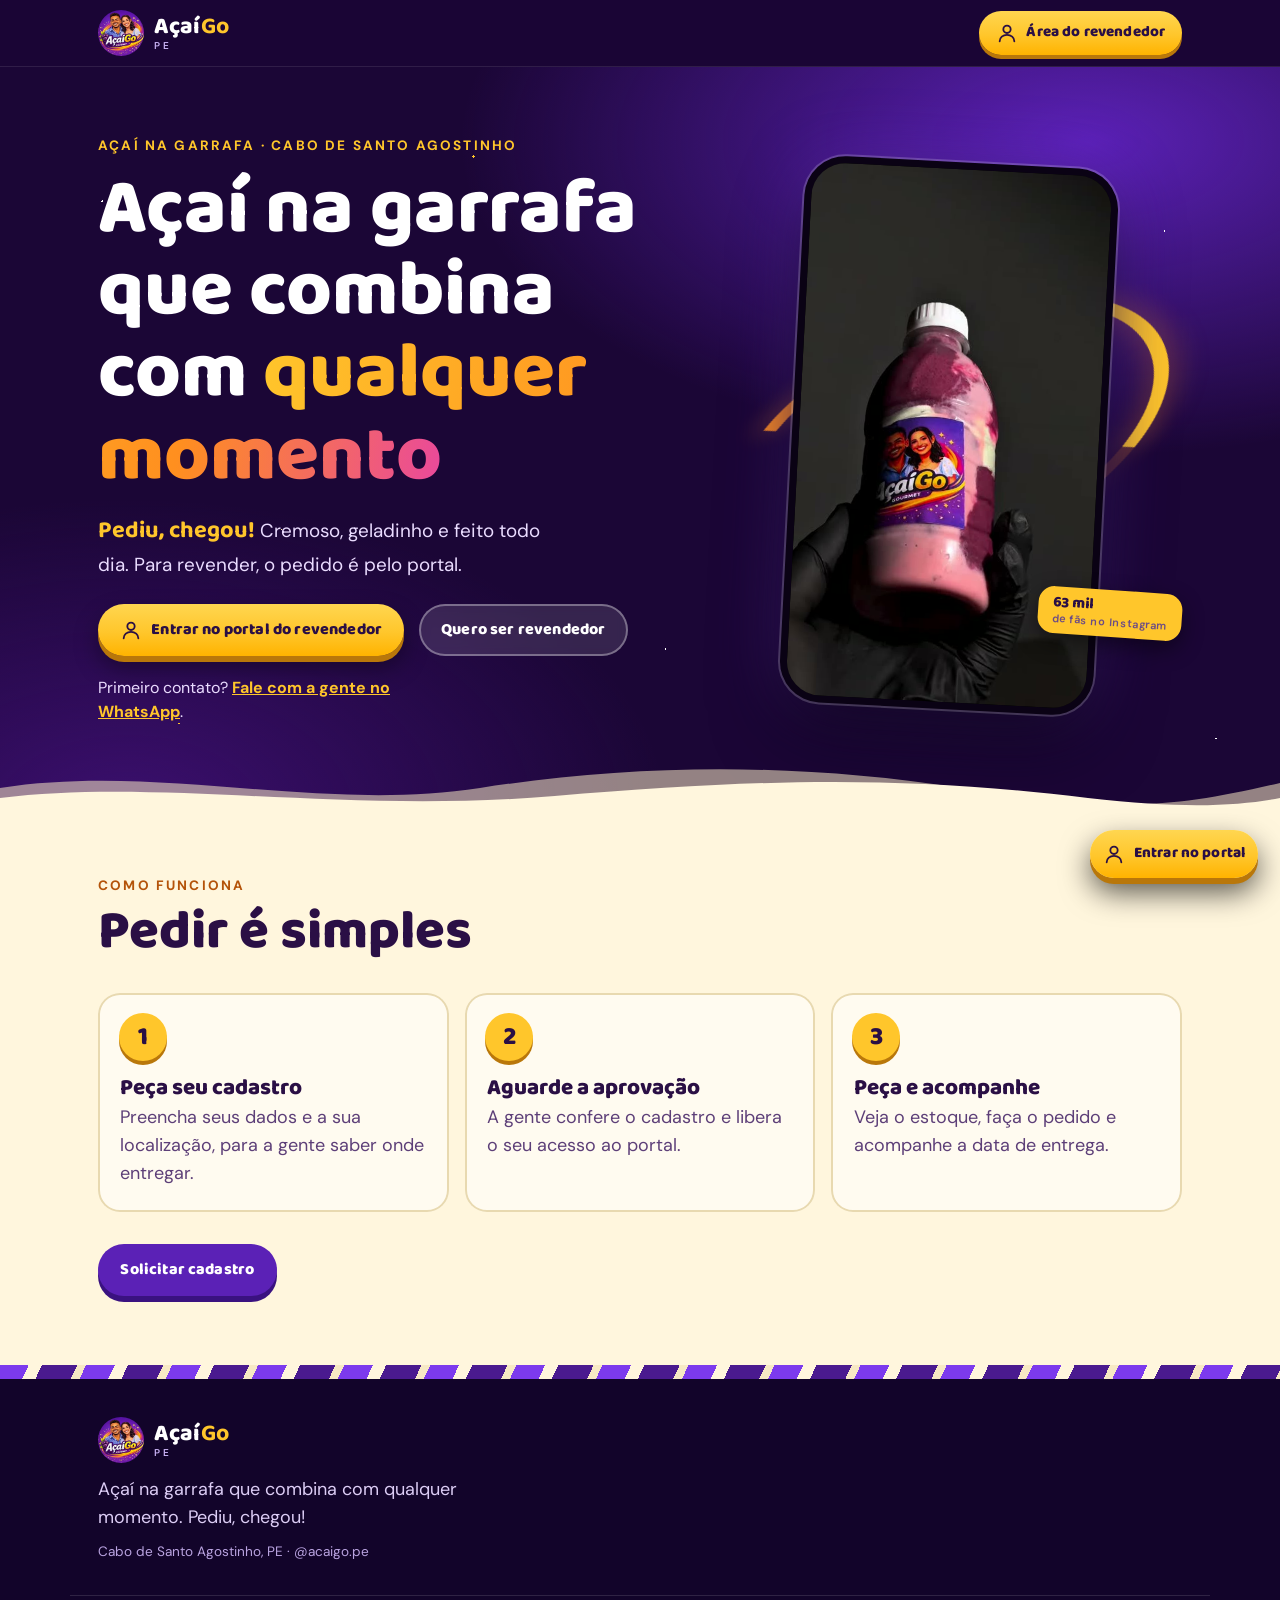
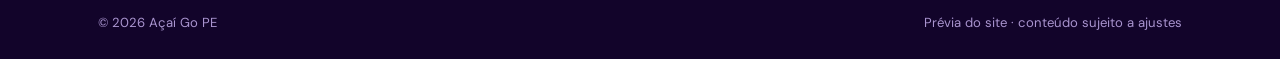
<file: index.html>
<!doctype html>
<html lang="pt-BR">
<head>
<meta charset="utf-8">
<meta name="viewport" content="width=device-width, initial-scale=1">
<meta name="robots" content="noindex, nofollow">
<title>Açaí Go PE | Açaí na garrafa para revendedores</title>
<meta name="description" content="Açaí Go PE: açaí na garrafa, feito todo dia no Cabo de Santo Agostinho. Revendedores pedem pelo portal.">
<meta name="theme-color" content="#1b0636">
<link rel="icon" href="img/logo.png">
<link rel="preconnect" href="https://fonts.googleapis.com">
<link rel="preconnect" href="https://fonts.gstatic.com" crossorigin>
<link href="https://fonts.googleapis.com/css2?family=Baloo+2:wght@600;700;800&family=DM+Sans:ital,wght@0,400;0,500;0,700;1,400&display=swap" rel="stylesheet">
<link rel="stylesheet" href="css/style.css">
</head>
<body data-page="inicio">
<div id="header"></div>
<main>
  <section class="heroi ceu" style="padding-bottom:5.5rem">
    <div class="container heroi__grid">
      <div>
        <span class="eyebrow">Açaí na garrafa · Cabo de Santo Agostinho</span>
        <h1>Açaí na garrafa que combina com <em>qualquer momento</em></h1>
        <p class="heroi__lead"><strong>Pediu, chegou!</strong> Cremoso, geladinho e feito todo dia. Para revender, o pedido é pelo portal.</p>
        <div class="heroi__acoes">
          <a class="btn btn--ouro" href="portal/index.html" data-icon="user">Entrar no portal do revendedor</a>
          <a class="btn btn--vidro" href="portal/index.html#cadastro">Quero ser revendedor</a>
        </div>
        <p class="heroi__lead" style="font-size:1rem;margin-top:.4rem">Primeiro contato? <a data-link="conversa" style="color:#ffc62b;font-weight:700">Fale com a gente no WhatsApp</a>.</p>
      </div>
      <div class="palco">
        <div class="celular">
          <video src="video/v03.mp4" poster="video/v03.jpg" autoplay muted loop playsinline aria-label="Garrafa de açaí gelada em close"></video>
        </div>
        <div class="selo selo--b"><span data-seguidores></span><small>de fãs no Instagram</small></div>
      </div>
    </div>
    <svg class="onda" viewBox="0 0 1200 56" preserveAspectRatio="none" aria-hidden="true"><path d="M0 30C150 5 300 55 450 30S750 5 900 30s200 20 300-5v31H0Z"/><path d="M0 40C150 20 320 56 520 38s330-20 500 2c90 11 140 8 180 0v16H0Z"/></svg>
  </section>

  <section class="sec sec--leite">
    <div class="container">
      <div class="sec__topo reveal">
        <span class="eyebrow">Como funciona</span>
        <h2>Pedir é simples</h2>
      </div>
      <div class="passos">
        <div class="passo reveal"><h3>Peça seu cadastro</h3><p>Preencha seus dados e a sua localização, para a gente saber onde entregar.</p></div>
        <div class="passo reveal" style="--d:90ms"><h3>Aguarde a aprovação</h3><p>A gente confere o cadastro e libera o seu acesso ao portal.</p></div>
        <div class="passo reveal" style="--d:180ms"><h3>Peça e acompanhe</h3><p>Veja o estoque, faça o pedido e acompanhe a data de entrega.</p></div>
      </div>
      <p class="reveal" style="margin-top:2rem"><a class="btn btn--roxo" href="portal/index.html#cadastro">Solicitar cadastro</a></p>
    </div>
  </section>
</main>
<div id="footer"></div>
<script src="js/data.js"></script>
<script src="js/main.js"></script>
</body>
</html>
</file>
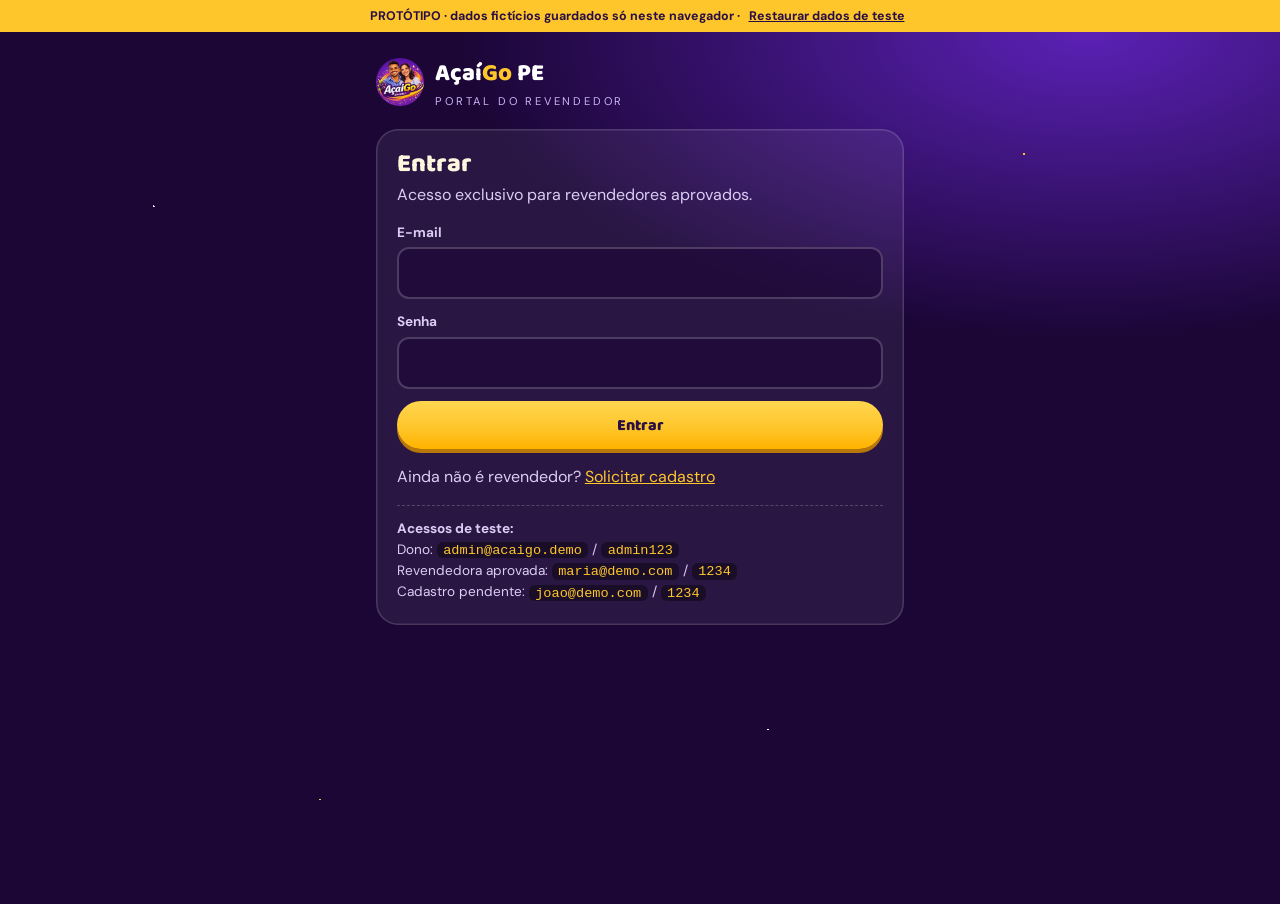
<file: portal-demo/index.html>
<!doctype html>
<html lang="pt-BR">
<head>
<meta charset="utf-8">
<meta name="viewport" content="width=device-width, initial-scale=1">
<meta name="robots" content="noindex, nofollow">
<title>Portal do Revendedor | Açaí Go</title>
<meta name="theme-color" content="#1b0636">
<link rel="icon" href="../img/logo.png">
<link rel="preconnect" href="https://fonts.googleapis.com">
<link rel="preconnect" href="https://fonts.gstatic.com" crossorigin>
<link href="https://fonts.googleapis.com/css2?family=Baloo+2:wght@600;700;800&family=DM+Sans:wght@400;500;700&display=swap" rel="stylesheet">
<link rel="stylesheet" href="app.css">
</head>
<body>
<div class="demo-faixa">PROTÓTIPO · dados fictícios guardados só neste navegador · <button type="button" id="resetar">Restaurar dados de teste</button></div>
<div id="app"></div>
<div id="toast" role="status" aria-live="polite"></div>
<script src="app.js"></script>
</body>
</html>
</file>
<file: css/style.css>
:root {
  --noite: #1b0636;
  --uva: #34104f;
  --roxo: #5b21b6;
  --violeta: #7c3aed;
  --lilas: #c9b3f5;
  --ouro: #ffc62b;
  --laranja: #ff8f1f;
  --rosa: #e9479f;
  --leite: #fff6dd;
  --leite-2: #f7e9c4;
  --tinta: #2a0f45;
  --f-titulo: "Baloo 2", "Trebuchet MS", sans-serif;
  --f-corpo: "DM Sans", system-ui, sans-serif;
  --raio: 22px;
  --gutter: 16px;
}

*, *::before, *::after { box-sizing: border-box; }
html { scroll-behavior: smooth; -webkit-text-size-adjust: 100%; }
body {
  margin: 0;
  font-family: var(--f-corpo);
  font-size: 17px;
  line-height: 1.55;
  color: var(--leite);
  background: var(--noite);
  padding-bottom: 76px;
  overflow-x: hidden;
}
img, svg, video { max-width: 100%; display: block; }
a { color: inherit; }
h1, h2, h3, h4 { font-family: var(--f-titulo); font-weight: 800; line-height: 1.05; margin: 0; }
p { margin: 0; }
ul { margin: 0; padding: 0; list-style: none; }
#header, #footer { display: contents; }
.container { width: 100%; max-width: 1140px; margin-inline: auto; padding-inline: var(--gutter); }
.sr { position: absolute; width: 1px; height: 1px; overflow: hidden; clip: rect(0 0 0 0); white-space: nowrap; }
:focus-visible { outline: 3px solid var(--ouro); outline-offset: 3px; border-radius: 6px; }

/* céu estrelado */
.ceu {
  background:
    radial-gradient(1.6px 1.6px at 8% 18%, #fff 60%, transparent 62%),
    radial-gradient(1.2px 1.2px at 22% 62%, #ffe9a8 60%, transparent 62%),
    radial-gradient(2px 2px at 37% 12%, #ffc62b 60%, transparent 62%),
    radial-gradient(1.2px 1.2px at 52% 78%, #fff 60%, transparent 62%),
    radial-gradient(1.8px 1.8px at 66% 30%, #fff 60%, transparent 62%),
    radial-gradient(1.4px 1.4px at 79% 70%, #ffc62b 60%, transparent 62%),
    radial-gradient(1.2px 1.2px at 91% 22%, #fff 60%, transparent 62%),
    radial-gradient(1.5px 1.5px at 14% 88%, #ffc62b 60%, transparent 62%),
    radial-gradient(1.2px 1.2px at 95% 90%, #fff 60%, transparent 62%),
    radial-gradient(70% 60% at 85% 10%, #5b21b6 0, transparent 70%),
    radial-gradient(60% 60% at 10% 100%, #3b0f6e 0, transparent 70%),
    var(--noite);
}

/* botões */
.btn {
  display: inline-flex; align-items: center; justify-content: center; gap: .55rem;
  min-height: 52px; padding: .7rem 1.4rem;
  font: 800 1rem/1 var(--f-titulo); letter-spacing: .01em;
  border: 0; border-radius: 999px; cursor: pointer; text-decoration: none;
  transition: transform .15s, box-shadow .15s, background .15s;
}
.btn svg { width: 22px; height: 22px; flex: none; }
.btn:hover { transform: translateY(-2px); }
.btn--ouro { background: linear-gradient(180deg, #ffd650, var(--ouro) 55%, #ffb300); color: var(--tinta); box-shadow: 0 6px 0 #b9770a, 0 12px 24px #0006; }
.btn--ouro:hover { box-shadow: 0 8px 0 #b9770a, 0 16px 28px #0006; }
.btn--ouro:active { transform: translateY(4px); box-shadow: 0 2px 0 #b9770a; }
.btn--vidro { background: #ffffff1f; color: #fff; box-shadow: inset 0 0 0 2px #ffffff55; backdrop-filter: blur(6px); }
.btn--vidro:hover { background: #ffffff33; }
.btn--roxo { background: var(--roxo); color: #fff; box-shadow: 0 6px 0 #3a1280; }
.btn--sm { min-height: 44px; padding: .5rem 1.05rem; font-size: .95rem; box-shadow: 0 4px 0 #b9770a; }

/* topo */
.topbar { position: sticky; top: 0; z-index: 50; background: #1b0636ee; backdrop-filter: blur(12px); border-bottom: 1px solid #ffffff18; }
.topbar__inner { display: flex; align-items: center; gap: .6rem; min-height: 66px; }
.brand { display: flex; align-items: center; gap: .6rem; text-decoration: none; margin-right: auto; }
.brand img { border-radius: 50%; }
.brand span { font: 800 1.45rem/1 var(--f-titulo); display: flex; flex-wrap: wrap; align-items: baseline; gap: 0 .05em; color: #fff; }
.brand b { color: var(--ouro); }
.brand small { flex-basis: 100%; font: 600 .62rem/1 var(--f-corpo); letter-spacing: .32em; text-transform: uppercase; color: var(--lilas); margin-top: 3px; }
.nav { display: none; position: absolute; top: 100%; left: 0; right: 0; background: var(--uva); padding: .6rem var(--gutter) 1.2rem; flex-direction: column; border-bottom: 1px solid #ffffff22; }
.nav.is-open { display: flex; }
.nav a { padding: .9rem .4rem; text-decoration: none; font: 700 1.1rem var(--f-titulo); border-bottom: 1px dashed #ffffff26; }
.nav a[aria-current="page"] { color: var(--ouro); }
.menu-toggle { width: 46px; height: 46px; display: grid; place-items: center; background: #ffffff18; border: 0; border-radius: 50%; color: #fff; cursor: pointer; }
.menu-toggle svg { width: 24px; height: 24px; }
.topbar .btn--sm span { display: none; }
.topbar .btn--sm { padding: .5rem .8rem; }

/* faixa de status */
.status {
  display: inline-flex; align-items: center; gap: .55rem;
  padding: .45rem .95rem; border-radius: 999px;
  background: #ffffff14; box-shadow: inset 0 0 0 1px #ffffff33;
  font-size: .88rem; font-weight: 600; color: #f1e8ff;
}
.status i { width: 10px; height: 10px; border-radius: 50%; background: var(--laranja); flex: none; }
.status.is-ok i { background: #4ade80; box-shadow: 0 0 0 0 #4ade80aa; animation: pulsa 2s infinite; }
@keyframes pulsa { 70% { box-shadow: 0 0 0 9px #4ade8000; } 100% { box-shadow: 0 0 0 0 #4ade8000; } }

/* herói */
.heroi { position: relative; overflow: hidden; padding: 2.2rem 0 4.5rem; }
.heroi__grid { display: grid; gap: 2.2rem; align-items: center; }
.eyebrow { display: inline-flex; align-items: center; gap: .5rem; font: 700 .85rem var(--f-corpo); letter-spacing: .16em; text-transform: uppercase; color: var(--ouro); }
.eyebrow svg { width: 14px; height: 14px; }
.heroi h1 { font-size: clamp(2.6rem, 11vw, 4.9rem); margin: .55rem 0 1rem; color: #fff; text-wrap: balance; }
.heroi h1 em { font-style: normal; background: linear-gradient(100deg, var(--ouro), var(--laranja) 60%, var(--rosa)); -webkit-background-clip: text; background-clip: text; color: transparent; }
.heroi__lead { font-size: 1.18rem; color: #eadcff; max-width: 34ch; }
.heroi__lead strong { color: var(--ouro); font-family: var(--f-titulo); font-size: 1.25em; }
.heroi__acoes { display: flex; flex-wrap: wrap; gap: .9rem; margin: 1.6rem 0 1.2rem; }
.heroi__acoes .btn { flex: 1 1 200px; }

.palco { position: relative; display: grid; place-items: center; padding: 1rem 0 0; }
.palco::before { /* anel do logo */
  content: ""; position: absolute; width: min(92vw, 470px); aspect-ratio: 1; border-radius: 50%;
  border: 16px solid transparent; border-top-color: var(--laranja); border-right-color: var(--ouro); border-bottom-color: #ff8f1f33;
  transform: rotate(-24deg) scaleY(.5); filter: drop-shadow(0 0 18px #ff8f1f88);
  top: 52%; left: 50%; translate: -50% -50%;
}
.celular {
  position: relative; width: min(66vw, 280px); aspect-ratio: 9/16; border-radius: 34px; overflow: hidden;
  background: #000; box-shadow: 0 0 0 7px #0a0214, 0 0 0 9px #ffffff30, 0 30px 70px #000a, 0 0 70px #7c3aed77;
  transform: rotate(3deg);
}
.celular video { width: 100%; height: 100%; object-fit: cover; }
.selo {
  position: absolute; z-index: 2; padding: .5rem .9rem; border-radius: 16px; font: 800 .95rem/1.1 var(--f-titulo);
  background: var(--leite); color: var(--tinta); box-shadow: 0 8px 22px #0007; transform: rotate(-5deg);
}
.selo small { display: block; font: 600 .68rem var(--f-corpo); letter-spacing: .05em; color: #6b4b86; }
.selo--a { left: 0; top: 14%; }
.selo--b { right: 0; bottom: 12%; transform: rotate(4deg); background: var(--ouro); }

.estrela { position: absolute; width: 22px; height: 22px; color: var(--ouro); animation: brilha 3s ease-in-out infinite; }
.estrela:nth-of-type(2) { animation-delay: -1s; color: #fff; }
.estrela:nth-of-type(3) { animation-delay: -2s; }
@keyframes brilha { 50% { transform: scale(.45) rotate(45deg); opacity: .5; } }

/* ondas (açaí com leite) */
.onda { display: block; width: 100%; height: 56px; position: absolute; left: 0; bottom: -1px; }
.onda path:nth-child(1) { fill: var(--leite-2); opacity: .55; }
.onda path:nth-child(2) { fill: var(--leite); }
.onda--roxa path:nth-child(1) { fill: #5b21b6; opacity: .6; }
.onda--roxa path:nth-child(2) { fill: var(--uva); }

/* seções */
.sec { position: relative; padding: 3.6rem 0 4.4rem; }
.sec--leite { background: var(--leite); color: var(--tinta); }
.sec--uva { background: var(--uva); }
.sec--noite { background: var(--noite); }
.sec__topo { max-width: 640px; margin-bottom: 2rem; }
.sec__topo h2 { font-size: clamp(2.1rem, 8vw, 3.4rem); margin: .35rem 0 .7rem; text-wrap: balance; }
.sec--leite .eyebrow { color: #b45309; }
.sec--leite .sec__topo p { color: #5d3f78; }
.sec__topo p { color: #dccdf5; font-size: 1.08rem; }
.placeholder { background: #ffc62b2e; color: inherit; border: 1px dashed #d19a10; border-radius: 6px; padding: 0 .35em; font-size: .92em; }
.sec--leite .placeholder { background: #ffc62b55; }

/* faixa rolante */
.faixa { overflow: hidden; background: var(--ouro); color: var(--tinta); border-block: 3px solid var(--noite); transform: rotate(-1.2deg); margin: -1.4rem -8px 0; position: relative; z-index: 3; }
.faixa__trilho { display: flex; width: max-content; animation: rola 28s linear infinite; }
.faixa span { display: inline-flex; align-items: center; gap: 1.1rem; padding: .75rem 1.1rem; font: 800 1.15rem var(--f-titulo); white-space: nowrap; text-transform: uppercase; }
.faixa svg { width: 16px; height: 16px; }
@keyframes rola { to { transform: translateX(-50%); } }

/* cards de sabor (vitrine) */
.sabores { display: grid; grid-template-columns: repeat(2, 1fr); gap: 1rem; }
.sabor {
  position: relative; text-align: center; padding: 1.2rem .8rem 1.1rem; border-radius: var(--raio);
  background: linear-gradient(170deg, #5b21b6, #3a1280 70%); color: #fff;
  box-shadow: inset 0 0 0 2px #ffffff22, 0 14px 30px #1b063655;
}
.sabor::after { content: ""; position: absolute; inset: 7px; border-radius: 16px; border: 1.5px dashed #ffc62b66; pointer-events: none; }
.sabor__garrafa { height: 190px; display: grid; place-items: center; }
.garrafa { height: 100%; width: auto; filter: drop-shadow(0 10px 12px #0006); transition: transform .5s cubic-bezier(.3, 1.6, .5, 1); transform-origin: 50% 90%; }
.sabor:hover .garrafa, .item:hover .garrafa { animation: agita .6s; }
@keyframes agita { 20% { transform: rotate(-9deg) translateY(-4px); } 40% { transform: rotate(8deg); } 60% { transform: rotate(-6deg); } 80% { transform: rotate(4deg); } }
.sabor h3 { font-size: 1.55rem; margin-top: .6rem; color: var(--ouro); }
.sabor p { font-size: .9rem; color: #dccdf5; }
.sabor__tam { display: inline-block; margin-top: .5rem; padding: .1rem .7rem; border-radius: 99px; background: #ffffff1f; font: 700 .78rem var(--f-corpo); letter-spacing: .08em; }
.sabores__nota { margin-top: 1.4rem; display: flex; flex-wrap: wrap; align-items: center; gap: 1rem; justify-content: space-between; color: #5d3f78; }

/* passos */
.passos { display: grid; gap: 1rem; counter-reset: p; }
.passo { position: relative; padding: 1.4rem 1.3rem 1.3rem 5rem; border-radius: var(--raio); background: #ffffff0f; box-shadow: inset 0 0 0 1.5px #ffffff22; }
.passo::before { counter-increment: p; content: counter(p); position: absolute; left: 1.1rem; top: 1.1rem; width: 3rem; height: 3rem; display: grid; place-items: center; border-radius: 50%; background: var(--ouro); color: var(--tinta); font: 800 1.6rem var(--f-titulo); box-shadow: 0 4px 0 #b9770a; }
.passo h3 { font-size: 1.4rem; color: #fff; margin-bottom: .25rem; }
.passo p { color: #dccdf5; }

/* reels */
.reels-wrap { position: relative; }
.reels { display: flex; gap: 14px; overflow-x: auto; scroll-snap-type: x mandatory; padding: 6px var(--gutter) 22px; margin-inline: calc(var(--gutter) * -1); scrollbar-width: thin; scrollbar-color: var(--ouro) transparent; }
.reel { flex: 0 0 200px; scroll-snap-align: center; margin: 0; }
.reel__btn { position: relative; display: block; width: 100%; aspect-ratio: 9/16; padding: 0; border: 0; border-radius: 22px; overflow: hidden; cursor: pointer; background: #000; box-shadow: 0 0 0 3px #ffffff2a, 0 14px 30px #0008; }
.reel video { width: 100%; height: 100%; object-fit: cover; }
.reel__play { position: absolute; inset: 0; display: grid; place-items: center; opacity: 0; transition: opacity .2s; background: #0000004d; color: #fff; }
.reel__play svg { width: 54px; height: 54px; }
.reel__btn.is-pausado .reel__play, .reel__btn:hover .reel__play { opacity: 1; }
.reel figcaption { margin-top: .6rem; font: 700 1rem var(--f-titulo); color: #fff; text-align: center; }
.reels__setas { display: none; }

/* personalizado */
.duo { display: grid; gap: 2rem; align-items: center; }
.polaroid { position: relative; width: min(72vw, 300px); margin-inline: auto; padding: 12px 12px 18px; background: #fff; border-radius: 10px; transform: rotate(-3deg); box-shadow: 0 20px 40px #2a0f4555; }
.polaroid img { border-radius: 6px; aspect-ratio: 4/5; object-fit: cover; object-position: 50% 55%; width: 100%; }
.polaroid figcaption { text-align: center; font: 800 1.05rem var(--f-titulo); color: var(--tinta); padding-top: .6rem; }
.lista-check li { display: flex; gap: .7rem; padding: .35rem 0; }
.lista-check svg { width: 20px; height: 20px; flex: none; margin-top: .25rem; color: var(--laranja); }

/* faixa revenda */
.revenda { position: relative; overflow: hidden; background: linear-gradient(120deg, var(--ouro), var(--laranja)); color: var(--tinta); padding: 3.2rem 0; }
.revenda h2 { font-size: clamp(2rem, 8vw, 3.2rem); margin-bottom: .6rem; }
.revenda p { max-width: 46ch; font-size: 1.1rem; margin-bottom: 1.4rem; }
.revenda .btn--roxo { box-shadow: 0 6px 0 #3a1280, 0 12px 24px #0004; }

/* pedido */
.pg-topo { padding: 2.6rem 0 3.6rem; position: relative; }
.pg-topo h1 { font-size: clamp(2.4rem, 10vw, 4rem); margin: .4rem 0 .8rem; text-wrap: balance; }
.pg-topo p { color: #dccdf5; max-width: 52ch; font-size: 1.1rem; }
.pedido { display: grid; gap: 1.4rem; padding: 2.4rem 0 3rem; }
.item { display: grid; grid-template-columns: 74px 1fr auto; gap: .9rem; align-items: center; padding: .8rem 1rem .8rem .6rem; border-radius: var(--raio); background: #fff; color: var(--tinta); box-shadow: 0 8px 22px #2a0f4522; border: 2px solid transparent; transition: border-color .2s, transform .2s; }
.item.is-on { border-color: var(--violeta); transform: translateX(3px); }
.item__garrafa { height: 108px; display: grid; place-items: center; }
.item h3 { font-size: 1.45rem; color: var(--roxo); }
.item p { font-size: .9rem; color: #6b4b86; line-height: 1.35; }
.item__preco { margin-top: .2rem; font-weight: 700; }
.qtd { display: flex; align-items: center; gap: .4rem; background: var(--leite); border-radius: 99px; padding: 4px; }
.qtd button { width: 40px; height: 40px; border: 0; border-radius: 50%; background: var(--roxo); color: #fff; display: grid; place-items: center; cursor: pointer; }
.qtd button:active { transform: scale(.9); }
.qtd button svg { width: 20px; height: 20px; }
.qtd output { min-width: 1.6rem; text-align: center; font: 800 1.3rem var(--f-titulo); }
.cesta { padding: 1.4rem; border-radius: var(--raio); background: linear-gradient(170deg, #5b21b6, #34104f); box-shadow: inset 0 0 0 2px #ffffff26, 0 18px 40px #0007; }
.cesta h2 { font-size: 1.8rem; color: var(--ouro); margin-bottom: .8rem; }
.cesta__lista { margin-bottom: .8rem; border-bottom: 2px dashed #ffffff33; padding-bottom: .8rem; }
.cesta__lista li { display: flex; justify-content: space-between; gap: 1rem; padding: .25rem 0; font-weight: 700; }
.cesta__lista .vazio { color: #cdbaf0; font-weight: 500; }
.cesta__total { display: flex; justify-content: space-between; align-items: baseline; margin-bottom: 1rem; font: 700 1rem var(--f-corpo); color: #dccdf5; }
.cesta__total strong { font: 800 1.5rem var(--f-titulo); color: #fff; }
.campo { display: block; margin-bottom: .8rem; }
.campo span { display: block; font-size: .85rem; font-weight: 700; color: #dccdf5; margin-bottom: .25rem; }
.campo input, .campo textarea { width: 100%; padding: .75rem .9rem; border-radius: 12px; border: 2px solid #ffffff33; background: #1b063699; color: #fff; font: inherit; }
.campo input::placeholder, .campo textarea::placeholder { color: #a994cf; }
.campo input:focus, .campo textarea:focus { outline: 0; border-color: var(--ouro); }
.cesta .btn { width: 100%; }
.cesta .btn[aria-disabled="true"] { opacity: .5; pointer-events: auto; cursor: not-allowed; box-shadow: none; transform: none; }
.cesta__nota { margin-top: .8rem; font-size: .82rem; color: #cdbaf0; }

/* contato */
.cartoes { display: grid; gap: 1rem; padding: 2.4rem 0 3.6rem; }
.cartao { display: flex; gap: 1rem; padding: 1.4rem; border-radius: var(--raio); background: #ffffff0f; box-shadow: inset 0 0 0 1.5px #ffffff26; text-decoration: none; }
.cartao > svg { width: 38px; height: 38px; color: var(--ouro); flex: none; }
.cartao h3 { font-size: 1.35rem; color: #fff; margin-bottom: .2rem; }
.cartao p { color: #dccdf5; }
.cartao b { color: var(--ouro); }
a.cartao:hover { background: #ffffff1c; }

/* rodapé */
.rodape { position: relative; margin-top: 0; background: #12042a; padding: 3.2rem 0 0; }
.rodape__onda { position: absolute; left: 0; right: 0; top: -1px; height: 14px; background: repeating-linear-gradient(115deg, var(--violeta) 0 26px, var(--leite) 26px 38px, #4a1a8f 38px 70px, var(--leite-2) 70px 78px); }
.rodape__grid { display: grid; gap: 2rem; padding-bottom: 2rem; }
.rodape h4 { font-size: 1.1rem; color: var(--ouro); margin-bottom: .6rem; }
.rodape li { padding: .2rem 0; }
.rodape a { text-decoration: none; }
.rodape li a:hover { color: var(--ouro); }
.rodape__lema { margin: .8rem 0 .3rem; color: #dccdf5; max-width: 30ch; }
.rodape__peq { font-size: .85rem; color: #b9a3e0; margin-top: .6rem; }
.rodape__fim { display: flex; flex-wrap: wrap; justify-content: space-between; gap: .4rem 1rem; padding-block: 1.1rem 1.6rem; border-top: 1px solid #ffffff1f; font-size: .82rem; color: #a994cf; }

/* barra fixa / botão flutuante */
.dock { position: fixed; z-index: 60; left: 0; right: 0; bottom: 0; display: flex; gap: .6rem; padding: .6rem var(--gutter) calc(.6rem + env(safe-area-inset-bottom)); background: #1b0636f2; backdrop-filter: blur(10px); border-top: 1px solid #ffffff22; }
.dock .btn { flex: 1 1 0; min-width: 0; min-height: 48px; padding-inline: .8rem; font-size: .95rem; }
.dock .btn--ouro { flex: 2 1 0; box-shadow: 0 4px 0 #b9770a; }
.dock span { overflow: hidden; text-overflow: ellipsis; white-space: nowrap; }

/* reveal */
.reveal { opacity: 0; transform: translateY(22px); transition: opacity .6s ease var(--d, 0ms), transform .6s ease var(--d, 0ms); }
.reveal.is-in { opacity: 1; transform: none; }

@media (min-width: 560px) {
  .sabores { grid-template-columns: repeat(3, 1fr); }
  .topbar .btn--sm span { display: inline; }
  .topbar .btn--sm { padding: .5rem 1.05rem; }
}

@media (min-width: 900px) {
  :root { --gutter: 28px; }
  body { padding-bottom: 0; font-size: 18px; }
  .nav { display: flex; position: static; flex-direction: row; gap: 1.6rem; padding: 0; background: none; border: 0; margin-right: .6rem; }
  .nav a { border: 0; padding: .4rem 0; font-size: 1.02rem; position: relative; }
  .nav a::after { content: ""; position: absolute; left: 0; right: 0; bottom: -2px; height: 3px; border-radius: 3px; background: var(--ouro); transform: scaleX(0); transition: transform .2s; }
  .nav a:hover::after, .nav a[aria-current="page"]::after { transform: scaleX(1); }
  .menu-toggle { display: none; }
  .brand { margin-right: auto; }

  .heroi { padding: 4rem 0 6rem; }
  .heroi__grid { grid-template-columns: 1.1fr .9fr; gap: 3rem; }
  .heroi__acoes .btn { flex: 0 0 auto; }
  .celular { width: 300px; }
  .sabores { grid-template-columns: repeat(5, 1fr); }
  .passos { grid-template-columns: repeat(3, 1fr); }
  .passo { padding: 5.2rem 1.4rem 1.5rem; }
  .passo::before { top: 1.2rem; left: 1.3rem; }
  .reel { flex-basis: 230px; }
  .reels__setas { display: flex; gap: .6rem; position: absolute; right: 0; top: -4.6rem; }
  .reels__setas button { width: 48px; height: 48px; border-radius: 50%; border: 0; background: var(--ouro); color: var(--tinta); font: 800 1.4rem var(--f-titulo); cursor: pointer; box-shadow: 0 4px 0 #b9770a; }
  .duo { grid-template-columns: .8fr 1.2fr; gap: 4rem; }
  .duo--inv { grid-template-columns: 1.2fr .8fr; }
  .pedido { grid-template-columns: 1.4fr 1fr; align-items: start; gap: 2.4rem; }
  .cesta { position: sticky; top: 90px; }
  .item { grid-template-columns: 90px 1fr auto; padding: 1rem 1.4rem 1rem .8rem; }
  .item__garrafa { height: 128px; }
  .cartoes { grid-template-columns: repeat(2, 1fr); }
  .rodape__grid { grid-template-columns: 1.4fr 1fr 1.2fr; }

  .dock { left: auto; right: 22px; bottom: 22px; width: auto; padding: 0; background: none; border: 0; backdrop-filter: none; flex-direction: column; }
  .dock .btn--vidro { display: none; }
  .dock .btn--ouro { flex: none; box-shadow: 0 6px 0 #b9770a, 0 14px 30px #000a; }
}

@media (prefers-reduced-motion: reduce) {
  *, *::before, *::after { animation: none !important; transition: none !important; scroll-behavior: auto !important; }
  .reveal { opacity: 1; transform: none; }
}

/* passos sobre fundo creme: cores escuras para dar contraste */
.sec--leite .passo { background: #fffbf0; box-shadow: inset 0 0 0 2px #e8d9b0; }
.sec--leite .passo h3 { color: #2a0f45; }
.sec--leite .passo p { color: #5d3f78; }
</file>
<file: portal-demo/app.css>
:root {
  --noite: #1b0636; --uva: #34104f; --roxo: #5b21b6; --violeta: #7c3aed; --lilas: #c9b3f5;
  --ouro: #ffc62b; --laranja: #ff8f1f; --leite: #fff6dd; --tinta: #2a0f45;
  --ok: #16a34a; --alerta: #f59e0b; --ruim: #dc2626;
  --f-t: "Baloo 2", "Trebuchet MS", sans-serif; --f-c: "DM Sans", system-ui, sans-serif;
}
*, *::before, *::after { box-sizing: border-box; }
body { margin: 0; font: 16px/1.5 var(--f-c); background: var(--noite); color: var(--leite); min-height: 100vh; overflow-x: hidden; }
h1, h2, h3 { font-family: var(--f-t); font-weight: 800; line-height: 1.1; margin: 0; }
p { margin: 0; }
button, input, select, textarea { font: inherit; }
a { color: var(--ouro); }
:focus-visible { outline: 3px solid var(--ouro); outline-offset: 2px; }
.demo-faixa { background: var(--ouro); color: var(--tinta); text-align: center; font-size: .78rem; font-weight: 700; padding: .35rem .6rem; }
.demo-faixa button { background: none; border: 0; text-decoration: underline; font-weight: 700; color: inherit; cursor: pointer; }

.fundo { min-height: calc(100vh - 28px); background:
  radial-gradient(1.5px 1.5px at 12% 20%, #fff 60%, transparent 62%), radial-gradient(1.5px 1.5px at 80% 14%, #ffc62b 60%, transparent 62%),
  radial-gradient(1.2px 1.2px at 60% 80%, #fff 60%, transparent 62%), radial-gradient(1.4px 1.4px at 25% 88%, #ffc62b 60%, transparent 62%),
  radial-gradient(70% 50% at 85% 0, #5b21b6 0, transparent 70%), var(--noite); }
.caixa { width: 100%; max-width: 560px; margin: 0 auto; padding: 1.4rem 16px 3rem; }
.marca { display: flex; align-items: center; gap: .7rem; margin-bottom: 1.2rem; text-decoration: none; color: #fff; }
.marca img { width: 48px; height: 48px; border-radius: 50%; }
.marca b { font: 800 1.5rem var(--f-t); } .marca b i { font-style: normal; color: var(--ouro); }
.marca small { display: block; font-size: .7rem; letter-spacing: .25em; text-transform: uppercase; color: var(--lilas); }

.painel { background: #ffffff10; box-shadow: inset 0 0 0 1.5px #ffffff26; border-radius: 22px; padding: 1.3rem; }
.painel + .painel { margin-top: 1rem; }
.painel h2 { font-size: 1.6rem; margin-bottom: .3rem; }
.sub { color: #dccdf5; margin-bottom: 1rem; }
.campo { display: block; margin-bottom: .8rem; }
.campo > span { display: block; font-size: .85rem; font-weight: 700; color: #dccdf5; margin-bottom: .25rem; }
.campo input, .campo select, .campo textarea { width: 100%; padding: .75rem .9rem; border-radius: 12px; border: 2px solid #ffffff33; background: #1b063699; color: #fff; }
.campo input:focus, .campo select:focus, .campo textarea:focus { outline: 0; border-color: var(--ouro); }
.linha2 { display: grid; gap: 0 .8rem; grid-template-columns: 1fr 1fr; }
.btn { display: inline-flex; align-items: center; justify-content: center; gap: .5rem; min-height: 48px; padding: .6rem 1.2rem; border: 0; border-radius: 999px; font: 800 1rem var(--f-t); cursor: pointer; text-decoration: none; }
.btn--ouro { background: linear-gradient(180deg, #ffd650, var(--ouro) 55%, #ffb300); color: var(--tinta); box-shadow: 0 4px 0 #b9770a; }
.btn--ouro:active { transform: translateY(3px); box-shadow: 0 1px 0 #b9770a; }
.btn--vidro { background: #ffffff1f; color: #fff; box-shadow: inset 0 0 0 2px #ffffff55; }
.btn--ok { background: var(--ok); color: #fff; } .btn--ruim { background: #7f1d1d; color: #fff; }
.btn--peq { min-height: 38px; padding: .3rem .9rem; font-size: .9rem; }
.btn[disabled] { opacity: .5; cursor: not-allowed; }
.btn--bloco { width: 100%; }
.link { background: none; border: 0; color: var(--ouro); text-decoration: underline; cursor: pointer; padding: 0; }
.aviso { padding: .7rem .9rem; border-radius: 12px; background: #ffc62b26; border: 1px dashed #ffc62b88; font-size: .9rem; margin-bottom: 1rem; }
.aviso--erro { background: #dc262626; border-color: #dc2626aa; }
.aviso--ok { background: #16a34a26; border-color: #16a34aaa; }
.demo-acessos { font-size: .85rem; color: #dccdf5; margin-top: 1rem; border-top: 1px dashed #ffffff33; padding-top: .8rem; }
.demo-acessos code { background: #0006; padding: .05rem .4rem; border-radius: 6px; color: var(--ouro); }
.geo { padding: .8rem; border-radius: 12px; background: #1b063699; border: 2px dashed #ffffff33; margin-bottom: .8rem; }
.geo p { font-size: .88rem; margin-top: .5rem; color: #dccdf5; }

/* app logado */
.topo { position: sticky; top: 0; z-index: 20; background: #1b0636ee; backdrop-filter: blur(10px); border-bottom: 1px solid #ffffff22; }
.topo__in { max-width: 1000px; margin: 0 auto; padding: .5rem 16px; display: flex; align-items: center; gap: .8rem; }
.topo .marca { margin: 0; flex: 1; } .topo .marca img { width: 38px; height: 38px; } .topo .marca b { font-size: 1.2rem; }
.topo__quem { font-size: .85rem; color: #dccdf5; text-align: right; line-height: 1.2; }
.abas { max-width: 1000px; margin: 0 auto; padding: 0 16px; display: flex; gap: .3rem; overflow-x: auto; }
.abas button { flex: none; padding: .7rem 1rem; background: none; border: 0; border-bottom: 3px solid transparent; color: #dccdf5; font: 700 1rem var(--f-t); cursor: pointer; position: relative; }
.abas button[aria-selected="true"] { color: var(--ouro); border-color: var(--ouro); }
.abas .n { background: var(--laranja); color: var(--tinta); border-radius: 99px; font-size: .75rem; padding: 0 .45rem; margin-left: .3rem; }
.conteudo { max-width: 1000px; margin: 0 auto; padding: 1.2rem 16px 4rem; }
.grade { display: grid; gap: .8rem; grid-template-columns: repeat(auto-fill, minmax(230px, 1fr)); }
.cartao { background: #ffffff10; box-shadow: inset 0 0 0 1.5px #ffffff26; border-radius: 18px; padding: 1rem; }
.cartao h3 { font-size: 1.3rem; color: var(--ouro); }
.estoque { font-size: .85rem; font-weight: 700; padding: .1rem .6rem; border-radius: 99px; display: inline-block; }
.estoque--ok { background: #16a34a33; color: #86efac; } .estoque--baixo { background: #f59e0b33; color: #fcd34d; } .estoque--zero { background: #dc262633; color: #fca5a5; }
.qtd { display: flex; align-items: center; gap: .4rem; margin-top: .7rem; }
.qtd button { width: 40px; height: 40px; border: 0; border-radius: 50%; background: var(--roxo); color: #fff; font-size: 1.3rem; cursor: pointer; }
.qtd input { width: 64px; text-align: center; padding: .45rem; border-radius: 10px; border: 2px solid #ffffff33; background: #1b063699; color: #fff; }
.resumo { margin-top: 1rem; padding: 1rem; border-radius: 18px; background: linear-gradient(170deg, #5b21b6, #34104f); box-shadow: 0 -8px 30px #000a, inset 0 0 0 2px #ffffff26; }
.resumo__linha { display: flex; justify-content: space-between; gap: 1rem; }
.pedido { padding: 1rem; border-radius: 18px; background: #ffffff10; box-shadow: inset 0 0 0 1.5px #ffffff26; margin-bottom: .8rem; }
.pedido__topo { display: flex; justify-content: space-between; gap: .6rem; flex-wrap: wrap; align-items: baseline; }
.pedido__topo h3 { font-size: 1.2rem; }
.etq { font-size: .78rem; font-weight: 800; padding: .15rem .7rem; border-radius: 99px; letter-spacing: .04em; text-transform: uppercase; }
.etq--novo { background: #f59e0b33; color: #fcd34d; } .etq--aceito { background: #7c3aed44; color: #ddd0ff; } .etq--entregue { background: #16a34a33; color: #86efac; } .etq--recusado, .etq--cancelado { background: #dc262633; color: #fca5a5; }
.pedido ul { margin: .6rem 0; padding: 0; list-style: none; }
.pedido li { display: flex; justify-content: space-between; border-bottom: 1px dashed #ffffff22; padding: .2rem 0; }
.pedido__acoes { display: flex; flex-wrap: wrap; gap: .5rem; align-items: end; margin-top: .6rem; }
.pedido__acoes label { font-size: .8rem; display: block; color: #dccdf5; }
.pedido__acoes input[type=date] { padding: .4rem .6rem; border-radius: 10px; border: 2px solid #ffffff33; background: #1b063699; color: #fff; color-scheme: dark; }
.meta { font-size: .88rem; color: #dccdf5; }
.vazio { text-align: center; color: #b9a3e0; padding: 2rem 1rem; }
.tabela { width: 100%; border-collapse: collapse; }
.tabela td, .tabela th { text-align: left; padding: .5rem .4rem; border-bottom: 1px dashed #ffffff22; }
.tabela input { width: 80px; padding: .4rem; border-radius: 10px; border: 2px solid #ffffff33; background: #1b063699; color: #fff; }
.cad { margin-bottom: .8rem; }
.cad dl { display: grid; grid-template-columns: auto 1fr; gap: .15rem .8rem; margin: .6rem 0; font-size: .92rem; }
.cad dt { color: #b9a3e0; }
.cad dd { margin: 0; word-break: break-word; }

#toast { position: fixed; left: 50%; bottom: 20px; translate: -50% 0; z-index: 99; background: var(--ouro); color: var(--tinta); font-weight: 700; padding: .7rem 1.2rem; border-radius: 14px; box-shadow: 0 10px 30px #000a; opacity: 0; pointer-events: none; transition: opacity .25s; max-width: 92vw; text-align: center; }
#toast.on { opacity: 1; }

/* nota */
.nota-fundo { position: fixed; inset: 0; z-index: 90; background: #000c; overflow: auto; padding: 16px; display: grid; place-items: start center; }
.nota { background: #fff; color: #222; width: 100%; max-width: 460px; border-radius: 12px; padding: 1.4rem; font-size: .92rem; }
.nota h2 { color: var(--roxo); font-size: 1.5rem; }
.nota table { width: 100%; border-collapse: collapse; margin: .8rem 0; }
.nota th, .nota td { text-align: left; padding: .3rem 0; border-bottom: 1px solid #ddd; }
.nota td:last-child, .nota th:last-child { text-align: right; }
.nota .tot { font: 800 1.2rem var(--f-t); text-align: right; }
.nota .peq { font-size: .75rem; color: #777; margin-top: .6rem; }
.nota__acoes { display: flex; gap: .5rem; margin-top: 1rem; }
.nota__acoes .btn { flex: 1; }
@media print { body * { visibility: hidden; } .nota-fundo, .nota-fundo * { visibility: visible; } .nota-fundo { position: absolute; background: #fff; } .nota__acoes, .demo-faixa { display: none !important; } }
@media (max-width: 480px) { .linha2 { grid-template-columns: 1fr; } }
</file>
